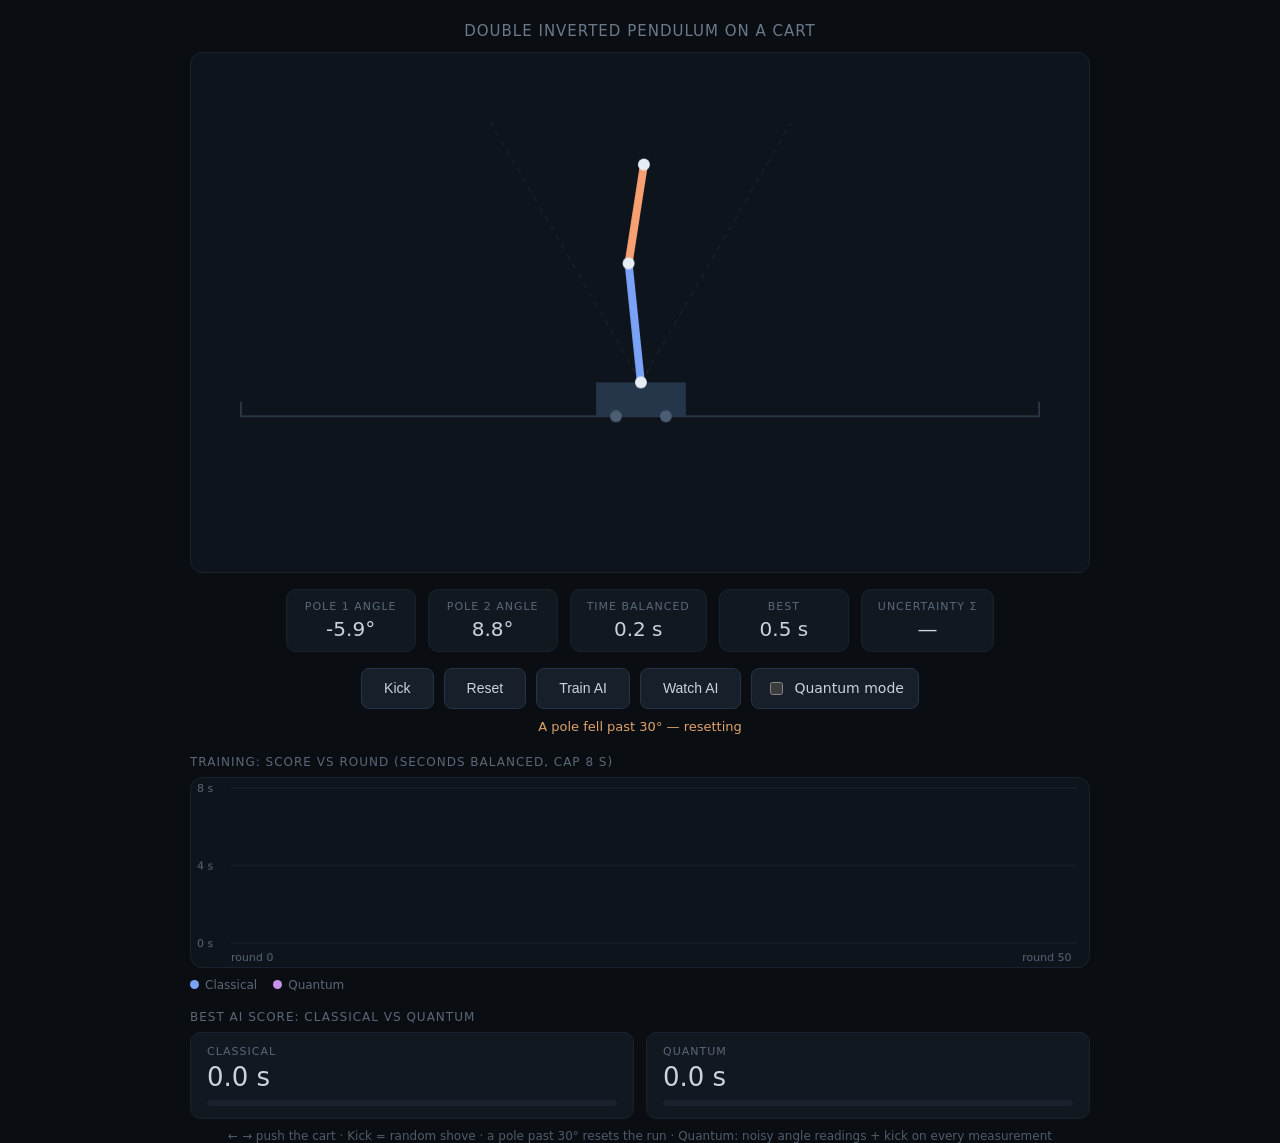
<file: public/assets/aistudio/cartpole_ai__1__014cd9e7.html>
<!DOCTYPE html>
<html lang="en">
<head>
<meta charset="UTF-8" />
<meta name="viewport" content="width=device-width, initial-scale=1.0" />
<title>Double Inverted Pendulum on a Cart</title>
<style>
  :root { color-scheme: dark; }
  * { box-sizing: border-box; }
  body {
    margin: 0; min-height: 100vh;
    display: flex; flex-direction: column; align-items: center;
    background: #0a0d12; color: #c9d3de;
    font-family: system-ui, -apple-system, "Segoe UI", Roboto, sans-serif;
  }
  h1 {
    font-size: 15px; font-weight: 500; letter-spacing: 1px; text-transform: uppercase;
    color: #6b7a8a; margin: 22px 0 12px;
  }
  canvas {
    width: min(900px, 94vw); height: auto;
    background: #0e141b; border: 1px solid #1a232d; border-radius: 12px;
  }
  .readouts { display: flex; flex-wrap: wrap; justify-content: center; gap: 12px; margin: 16px 0; }
  .card {
    background: #111820; border: 1px solid #1a232d; border-radius: 10px;
    padding: 10px 16px; min-width: 130px; text-align: center;
  }
  .label { font-size: 11px; text-transform: uppercase; letter-spacing: 1px; color: #5b6878; }
  .value { font-size: 20px; margin-top: 4px; font-variant-numeric: tabular-nums; }
  .buttons { display: flex; gap: 10px; }
  button {
    background: #161f2a; color: #c9d3de; border: 1px solid #263445;
    padding: 10px 22px; border-radius: 8px; font-size: 14px; cursor: pointer;
  }
  button:hover { background: #1e2a38; }
  button:active { transform: scale(0.98); }
  #status { height: 18px; margin-top: 10px; font-size: 13px; color: #e0a46a; }
  .help { font-size: 12px; color: #4f5c6b; margin-top: 10px; }
  .buttons { flex-wrap: wrap; justify-content: center; }
  button.on { background: #2a3f5c; border-color: #4a6a94; }
  label.toggle { display: flex; align-items: center; gap: 8px; font-size: 14px; padding: 10px 14px;
    border: 1px solid #263445; border-radius: 8px; background: #161f2a; cursor: pointer; }
  .panel { width: min(900px, 94vw); margin-top: 18px; }
  .panel h2 { font-size: 12px; font-weight: 500; letter-spacing: 1px; text-transform: uppercase; color: #5b6878; margin: 0 0 8px; }
  #chart { width: 100%; height: auto; }
  .compare { display: grid; grid-template-columns: 1fr 1fr; gap: 12px; }
  .cmp { background: #111820; border: 1px solid #1a232d; border-radius: 10px; padding: 12px 16px; }
  .cmp .value { font-size: 26px; }
  .bar { height: 6px; background: #1a232d; border-radius: 3px; margin-top: 8px; overflow: hidden; }
  .bar > div { height: 100%; width: 0; transition: width .3s; }
  .legend { font-size: 12px; color: #5b6878; margin-top: 6px; display: flex; gap: 16px; }
  .dot { display: inline-block; width: 9px; height: 9px; border-radius: 50%; margin-right: 6px; }
</style>
</head>
<body>

<h1>Double Inverted Pendulum on a Cart</h1>
<canvas id="view" width="900" height="520"></canvas>

<div class="readouts">
  <div class="card"><div class="label">Pole 1 angle</div><div class="value" id="a1">0.0°</div></div>
  <div class="card"><div class="label">Pole 2 angle</div><div class="value" id="a2">0.0°</div></div>
  <div class="card"><div class="label">Time balanced</div><div class="value" id="score">0.0 s</div></div>
  <div class="card"><div class="label">Best</div><div class="value" id="best">0.0 s</div></div>
  <div class="card"><div class="label">Uncertainty σ</div><div class="value" id="sig">—</div></div>
</div>

<div class="buttons">
  <button id="kickBtn">Kick</button>
  <button id="resetBtn">Reset</button>
  <button id="trainBtn">Train AI</button>
  <button id="watchBtn">Watch AI</button>
  <label class="toggle"><input type="checkbox" id="quantumChk"> Quantum mode</label>
</div>
<div id="status"></div>
<div class="panel">
  <h2>Training: score vs round (seconds balanced, cap 8 s)</h2>
  <canvas id="chart" width="900" height="190"></canvas>
  <div class="legend"><span><i class="dot" style="background:#7aa2f7"></i>Classical</span><span><i class="dot" style="background:#c792ea"></i>Quantum</span><span id="trainInfo"></span></div>
</div>
<div class="panel">
  <h2>Best AI score: Classical vs Quantum</h2>
  <div class="compare">
    <div class="cmp"><div class="label">Classical</div><div class="value" id="bestC">0.0 s</div><div class="bar"><div id="barC" style="background:#7aa2f7"></div></div></div>
    <div class="cmp"><div class="label">Quantum</div><div class="value" id="bestQ">0.0 s</div><div class="bar"><div id="barQ" style="background:#c792ea"></div></div></div>
  </div>
</div>
<div class="help">← → push the cart · Kick = random shove · a pole past 30° resets the run · Quantum: noisy angle readings + kick on every measurement</div>

<script>
// =====================================================================
// 1) PHYSICS SETTINGS (change these to make the system heavier/longer)
// =====================================================================
const G = 9.81;                        // gravity (m/s^2)
const MC = 1.0;                        // cart mass (kg)
const L1 = 0.6, M1 = 0.3;              // pole 1: length (m), mass (kg)
const L2 = 0.5, M2 = 0.2;              // pole 2: length (m), mass (kg)
const A1 = L1 / 2, A2 = L2 / 2;        // pivot -> centre of mass of each pole
const I1 = M1 * L1 * L1 / 12;          // rotational inertia of a thin rod about its centre
const I2 = M2 * L2 * L2 / 12;

// Shortcut groups that appear in the equations (keeps formulas short)
const KA = M1 * A1 + M2 * L1;          // cart <-> pole 1 coupling
const KB = M2 * A2;                    // cart <-> pole 2 coupling
const KC = M2 * L1 * A2;               // pole 1 <-> pole 2 coupling

const DT = 1 / 500;                    // physics time step (s). Smaller = more accurate.
const MAX_ANGLE = 30 * Math.PI / 180;  // reset if a pole passes 30 degrees (radians)
const TRACK_HALF = 2.0;                // cart resets if it runs past +/-2 m
const KEY_FORCE = 20;                  // N, push while an arrow key is held
const KICK_FORCE = 15;                 // N, strength of a kick
const KICK_TIME = 0.15;                // s, how long a kick lasts

const KEYS = ['x', 'th1', 'th2', 'dx', 'dth1', 'dth2'];

// =====================================================================
// 2) EQUATIONS OF MOTION (from the Lagrangian)
//
// Coordinates: q = [x, th1, th2]
//   x   = cart position
//   th  = pole angle measured from straight UP (0 = upright, + = leaning right)
//
// The Lagrangian gives:   M(q) * qdd = Q - bias(q, qd)
//   M(q)  = 3x3 mass matrix (depends on the angles)
//   Q     = generalised force (only the cart gets the push force)
//   bias  = velocity-dependent terms + gravity
// =====================================================================

// Build the 3x3 mass matrix M(q)
function massMatrix(th1, th2) {
  const c1 = Math.cos(th1);
  const c2 = Math.cos(th2);
  const cd = Math.cos(th1 - th2);
  return [
    [MC + M1 + M2, KA * c1,        KB * c2],
    [KA * c1,      M1 * A1 * A1 + I1 + M2 * L1 * L1, KC * cd],
    [KB * c2,      KC * cd,        M2 * A2 * A2 + I2]
  ];
}

// Right-hand side: push force + spinning terms + gravity
function rhsVector(s, force) {
  const s1 = Math.sin(s.th1);
  const s2 = Math.sin(s.th2);
  const sd = Math.sin(s.th1 - s.th2);
  return [
    force + KA * s1 * s.dth1 * s.dth1 + KB * s2 * s.dth2 * s.dth2,   // cart row
    G * KA * s1 - KC * sd * s.dth2 * s.dth2,                         // pole 1 row
    G * KB * s2 + KC * sd * s.dth1 * s.dth1                          // pole 2 row
  ];
}

// Solve the 3x3 system M * x = b using Gaussian elimination
function solve3(M, b) {
  // Make an augmented copy [M | b] so we don't change the originals
  const a = M.map((row, i) => [...row, b[i]]);

  // Forward elimination (turn the matrix into an upper triangle)
  for (let col = 0; col < 3; col++) {
    // Pivot: swap in the row with the biggest value (keeps numbers stable)
    let pivot = col;
    for (let r = col + 1; r < 3; r++) {
      if (Math.abs(a[r][col]) > Math.abs(a[pivot][col])) pivot = r;
    }
    [a[col], a[pivot]] = [a[pivot], a[col]];

    // Remove this variable from the rows below
    for (let r = col + 1; r < 3; r++) {
      const f = a[r][col] / a[col][col];
      for (let k = col; k < 4; k++) a[r][k] -= f * a[col][k];
    }
  }

  // Back substitution (solve from the bottom row up)
  const x = [0, 0, 0];
  for (let r = 2; r >= 0; r--) {
    let sum = a[r][3];
    for (let k = r + 1; k < 3; k++) sum -= a[r][k] * x[k];
    x[r] = sum / a[r][r];
  }
  return x;
}

// "How fast is everything changing?" -> returns the derivatives of the state
function derivative(s, force) {
  const M = massMatrix(s.th1, s.th2);
  const rhs = rhsVector(s, force);
  const acc = solve3(M, rhs);          // [ddx, ddth1, ddth2]
  return {
    x: s.dx, th1: s.dth1, th2: s.dth2,
    dx: acc[0], dth1: acc[1], dth2: acc[2]
  };
}

// Helper: state + derivative * h  (used inside RK4)
function addScaled(s, d, h) {
  const out = {};
  for (const key of KEYS) out[key] = s[key] + d[key] * h;
  return out;
}

// =====================================================================
// 3) THE STEP FUNCTION (physics only, no drawing)
// Takes the current state and a constant force, returns the state one
// time step later. Uses RK4 (Runge-Kutta 4th order) for accuracy.
// An AI controller can call this directly: step(state, force).
// =====================================================================
function step(state, force, dt = DT) {
  const k1 = derivative(state, force);
  const k2 = derivative(addScaled(state, k1, dt / 2), force);
  const k3 = derivative(addScaled(state, k2, dt / 2), force);
  const k4 = derivative(addScaled(state, k3, dt), force);

  const out = {};
  for (const key of KEYS) {
    out[key] = state[key] + (dt / 6) * (k1[key] + 2 * k2[key] + 2 * k3[key] + k4[key]);
  }
  return out;
}

// =====================================================================
// 4) SIMULATION STATE AND CONTROLS
// =====================================================================
function freshState() {
  // Start almost upright, with a tiny random wobble (about +/- 3 degrees)
  return {
    x: 0,
    th1: (Math.random() - 0.5) * 0.1,
    th2: (Math.random() - 0.5) * 0.1,
    dx: 0, dth1: 0, dth2: 0
  };
}

let state = freshState();
let runTime = 0;            // seconds balanced in this run
let bestTime = 0;           // best run so far
let leftHeld = false;
let rightHeld = false;
let kickTimeLeft = 0;      // seconds of kick remaining
let kickPush = 0;          // strength of the current kick (N)
let accumulator = 0;       // leftover time not yet simulated
let lastFrame = performance.now();

const statusEl = document.getElementById('status');

// =====================================================================
// 4b) AI + QUANTUM SETTINGS
// =====================================================================
const CTRL_DT = 0.02;          // AI / measurement period (s)
const CTRL_STEPS = Math.round(CTRL_DT / DT);
const F_MAX = 30;              // N, AI force limit
const TRAIN_SUB = 4;           // physics sub-steps per control tick while training (speed)
const EP_MAX = 8;              // s, training episode length (score cap)
const Q_GROW = 0.135;          // rad^2/s, how fast the cloud spreads between measurements
const Q_SHRINK = 0.5;          // cloud shrinks to this fraction after a measurement
const Q_FLOOR = 0.004;         // rad, smallest cloud spread
const Q_KICK = 0.08;           // rad/s, back-action kick (std dev) on each pole
const Q_START = 0.03;          // rad, starting spread
const N_GHOST = 30;
const CURRICULUM = [0.01, 0.03, 0.05, 0.08, 0.12];  // starting-angle ranges (rad), easy -> hard
const ES_PAIRS = 10, ES_STARTS = 2, ES_ELITE = 5, ES_LR = 0.7;
const ES_SCALE = [1.5, 2.5, 40, 8, 40, 8];          // per-weight exploration size

let quantumOn = false;
let qState = { sigma: Q_START };
const ghostZ = Array.from({ length: N_GHOST }, () => [gauss(), gauss()]);
let aiOn = false;              // true while "Watch AI" is active
let training = false;
let stepCount = 0;
let aiForce = 0;

// Per-mode learned policy + training progress ('c' = classical, 'q' = quantum)
const brain = {
  c: { w: [0, 0, 0, 0, 0, 0], smult: 1, stage: 0, hist: [] },
  q: { w: [0, 0, 0, 0, 0, 0], smult: 1, stage: 0, hist: [] }
};
const bestAI = { c: 0, q: 0 };
const modeKey = () => quantumOn ? 'q' : 'c';

function gauss() {
  let u = 0; while (!u) u = Math.random();
  return Math.sqrt(-2 * Math.log(u)) * Math.cos(2 * Math.PI * Math.random());
}

// Linear policy: force = w . [x, dx, th1, dth1, th2, dth2]
function policy(w, o) {
  let u = 0;
  for (let i = 0; i < 6; i++) u += w[i] * o[i];
  return Math.max(-F_MAX, Math.min(F_MAX, u));
}

// One quantum measurement: the cloud spreads, we read a noisy angle (noise = cloud spread),
// both poles get a random kick (back-action), then the cloud shrinks.
// `grown` = true if the caller already spread the cloud this tick (live sim does it per step).
function quantumMeasure(s, q, grown) {
  if (!grown) q.sigma = Math.sqrt(q.sigma * q.sigma + Q_GROW * CTRL_DT);
  const m1 = s.th1 + gauss() * q.sigma;
  const m2 = s.th2 + gauss() * q.sigma;
  s.dth1 += gauss() * Q_KICK;
  s.dth2 += gauss() * Q_KICK;
  q.sigma = Math.max(Q_FLOOR, q.sigma * Q_SHRINK);
  return [m1, m2];
}

// ---------------------------------------------------------------------
// Training rollouts (no drawing). Returns seconds balanced + shaped fitness.
// ---------------------------------------------------------------------
function startState(range) {
  return { x: 0, th1: (Math.random() * 2 - 1) * range, th2: (Math.random() * 2 - 1) * range, dx: 0, dth1: 0, dth2: 0 };
}

function fell(st) {
  return Math.abs(st.th1) > MAX_ANGLE || Math.abs(st.th2) > MAX_ANGLE || Math.abs(st.x) > TRACK_HALF;
}

function rollout(w, quantum, s0) {
  let s = { ...s0 };
  const q = { sigma: Q_START };
  const dt = CTRL_DT / TRAIN_SUB;              // 5 ms physics step (confirmed to transfer to the 2 ms live step)
  const steps = Math.round(EP_MAX / CTRL_DT);  // same run length as the live cap
  let t = 0, fit = 0;
  for (let n = 0; n < steps; n++) {
    let m1 = s.th1, m2 = s.th2;
    if (quantum) [m1, m2] = quantumMeasure(s, q, false);
    const force = policy(w, [s.x, s.dx, m1, s.dth1, m2, s.dth2]);
    let next = s;
    for (let i = 0; i < TRAIN_SUB; i++) next = step(next, force, dt);
    if (fell(next)) break;
    s = next;
    t += CTRL_DT;
    fit += 1 + Math.max(0, 1 - (Math.abs(s.th1) + Math.abs(s.th2)) / (2 * MAX_ANGLE));
  }
  return { t, fit };
}

// ---------------------------------------------------------------------
// Evolution strategy: one training round.
// Try many random tweaks (mirrored +/-), keep the best few, average them
// into the current weights.
// ---------------------------------------------------------------------
function* trainRoundGen(key, quantum) {
  const B = brain[key];
  const range = CURRICULUM[B.stage];
  const starts = Array.from({ length: ES_STARTS }, () => startState(range));
  const cands = [];
  for (let p = 0; p < ES_PAIRS; p++) {
    const d = ES_SCALE.map(sc => gauss() * sc * B.smult);
    for (const sign of [1, -1]) {
      const w = B.w.map((m, i) => m + sign * d[i]);
      let f = 0;
      for (const s0 of starts) { f += rollout(w, quantum, s0).fit; yield; }
      cands.push({ w, f });
    }
  }
  cands.sort((x, y) => y.f - x.f);
  const elite = cands.slice(0, ES_ELITE);
  const avg = B.w.map((_, i) => elite.reduce((acc, c) => acc + c.w[i], 0) / ES_ELITE);
  B.w = B.w.map((m, i) => m + ES_LR * (avg[i] - m));
  B.smult = Math.max(0.15, B.smult * 0.98);

  // Evaluate the new weights on the current difficulty (same run length as Watch AI)
  let sum = 0, best = 0;
  const N = 3;
  for (let i = 0; i < N; i++) {
    const t = rollout(B.w, quantum, startState(range)).t;
    sum += t; best = Math.max(best, t);
    yield;
  }
  const score = sum / N;
  B.hist.push({ s: score, stage: B.stage });
  bestAI[key] = Math.max(bestAI[key], best);   // best single run, same definition as Watch AI

  // Make it harder once it's reliably good
  if (score >= 0.9 * EP_MAX && B.stage < CURRICULUM.length - 1) {
    B.stage++;
    B.smult = Math.max(B.smult, 0.5);
  }
  return score;
}

const TRAIN_SLICE_MS = 12;   // max time per slice before handing control back to the browser
let trainToken = 0;          // bumped on every Start/Stop, so old loops quietly die
let trainGen = null, trainKey = null, trainQuantum = false;

function reportRound(key, score) {
  const B = brain[key];
  document.getElementById('trainInfo').textContent =
    `${key === 'q' ? 'Quantum' : 'Classical'} · round ${B.hist.length} · level ${B.stage + 1}/${CURRICULUM.length} (±${(CURRICULUM[B.stage] * 180 / Math.PI).toFixed(1)}°) · score ${score.toFixed(1)} s`;
  drawChart();
  updateCompare();
}

function trainLoop(token) {
  if (!training || token !== trainToken) return;
  const t0 = performance.now();
  while (performance.now() - t0 < TRAIN_SLICE_MS) {
    if (!trainGen) {
      trainKey = modeKey();
      trainQuantum = quantumOn;
      trainGen = trainRoundGen(trainKey, trainQuantum);
    }
    const r = trainGen.next();
    if (r.done) { trainGen = null; reportRound(trainKey, r.value); }
  }
  setTimeout(() => trainLoop(token), 0);
}

function setTraining(on) {
  training = on;
  trainToken++;
  trainGen = null;             // discard any half-finished round
  const btn = document.getElementById('trainBtn');
  btn.textContent = on ? 'Stop training' : 'Train AI';
  btn.classList.toggle('on', on);
  if (on) {
    // Quantum mode warm start: copy classical weights if quantum is still untrained
    const q = brain.q;
    if (quantumOn && q.hist.length === 0 && brain.c.hist.length > 0) q.w = brain.c.w.slice();
    statusEl.textContent = 'Training…';
    const token = trainToken;
    setTimeout(() => trainLoop(token), 20);
  } else {
    statusEl.textContent = '';
  }
}

function setWatch(on) {
  if (on && !brain[modeKey()].hist.length) {
    statusEl.textContent = 'Train the AI first (current mode has no trained policy)';
    setTimeout(() => { statusEl.textContent = ''; }, 2500);
    return;
  }
  aiOn = on;
  const btn = document.getElementById('watchBtn');
  btn.textContent = on ? 'Manual control' : 'Watch AI';
  btn.classList.toggle('on', on);
  resetRun();
}

function setQuantum(on) {
  quantumOn = on;
  qState.sigma = Q_START;
  if (aiOn && !brain[modeKey()].hist.length) {
    setWatch(false);
    statusEl.textContent = 'This mode has no trained policy yet';
    setTimeout(() => { if (!training) statusEl.textContent = ''; }, 2500);
  }
  resetRun();
}

// Total manual force on the cart this physics step
function currentForce() {
  let F = 0;
  if (leftHeld)  F -= KEY_FORCE;
  if (rightHeld) F += KEY_FORCE;
  if (kickTimeLeft > 0) F += kickPush;
  return F;
}

// Start a new run
function resetRun(reason) {
  if (aiOn) bestAI[modeKey()] = Math.max(bestAI[modeKey()], runTime);
  bestTime = Math.max(bestTime, runTime);
  state = freshState();
  runTime = 0;
  accumulator = 0;
  kickTimeLeft = 0;
  stepCount = 0;
  aiForce = 0;
  qState.sigma = Q_START;
  updateCompare();
  if (reason) {
    statusEl.textContent = reason;
    setTimeout(() => { if (!training) statusEl.textContent = ''; }, 1800);
  }
}

// Random shove to the left or right
function kick() {
  const direction = Math.random() < 0.5 ? -1 : 1;
  kickPush = direction * KICK_FORCE * (0.5 + 0.5 * Math.random());
  kickTimeLeft = KICK_TIME;
}

// Run as many small physics steps as the elapsed real time needs
function advance(seconds) {
  accumulator += seconds;
  while (accumulator >= DT) {
    // Control / measurement tick (every CTRL_DT)
    if ((aiOn || quantumOn) && stepCount % CTRL_STEPS === 0) {
      let m1 = state.th1, m2 = state.th2;
      if (quantumOn) [m1, m2] = quantumMeasure(state, qState, true);
      if (aiOn) aiForce = policy(brain[modeKey()].w, [state.x, state.dx, m1, state.dth1, m2, state.dth2]);
    }
    stepCount++;

    state = step(state, (aiOn ? aiForce : 0) + currentForce());
    if (quantumOn) qState.sigma = Math.sqrt(qState.sigma * qState.sigma + Q_GROW * DT); // cloud spreads between measurements
    runTime += DT;
    kickTimeLeft -= DT;
    accumulator -= DT;
    if (aiOn && runTime >= EP_MAX - 1e-9) {
      resetRun('Reached the ' + EP_MAX + ' s cap, new run');
      return;
    }

    if (Math.abs(state.th1) > MAX_ANGLE || Math.abs(state.th2) > MAX_ANGLE) {
      resetRun('A pole fell past 30° — resetting');
      return;
    }
    if (Math.abs(state.x) > TRACK_HALF) {
      resetRun('The cart hit the end of the track — resetting');
      return;
    }
  }
  if (aiOn) bestAI[modeKey()] = Math.max(bestAI[modeKey()], runTime);
}

// =====================================================================
// 5) DRAWING
// =====================================================================
const canvas = document.getElementById('view');
const ctx = canvas.getContext('2d');
const PX = 200;          // pixels per metre
const PIVOT_Y = 330;     // screen y of the cart's top (where pole 1 attaches)
const CART_W = 90;
const CART_H = 34;

function toScreenX(x) { return canvas.width / 2 + x * PX; }

function drawLine(x1, y1, x2, y2, color, width) {
  ctx.strokeStyle = color;
  ctx.lineWidth = width;
  ctx.lineCap = 'round';
  ctx.beginPath();
  ctx.moveTo(x1, y1);
  ctx.lineTo(x2, y2);
  ctx.stroke();
}

function drawJoint(x, y) {
  ctx.fillStyle = '#e6edf5';
  ctx.beginPath();
  ctx.arc(x, y, 6, 0, Math.PI * 2);
  ctx.fill();
}

function draw() {
  ctx.clearRect(0, 0, canvas.width, canvas.height);
  const groundY = PIVOT_Y + CART_H;
  const pivotX = toScreenX(state.x);

  // Track and end walls
  drawLine(toScreenX(-TRACK_HALF), groundY, toScreenX(TRACK_HALF), groundY, '#2a3644', 2);
  drawLine(toScreenX(-TRACK_HALF), groundY - 14, toScreenX(-TRACK_HALF), groundY, '#2a3644', 2);
  drawLine(toScreenX(TRACK_HALF), groundY - 14, toScreenX(TRACK_HALF), groundY, '#2a3644', 2);

  // Dashed 30-degree guide lines from the pivot
  ctx.setLineDash([5, 6]);
  const guideLen = 300;
  drawLine(pivotX, PIVOT_Y, pivotX - guideLen * Math.sin(MAX_ANGLE), PIVOT_Y - guideLen * Math.cos(MAX_ANGLE), '#1f2a36', 1);
  drawLine(pivotX, PIVOT_Y, pivotX + guideLen * Math.sin(MAX_ANGLE), PIVOT_Y - guideLen * Math.cos(MAX_ANGLE), '#1f2a36', 1);
  ctx.setLineDash([]);

  // Cart body and wheels
  ctx.fillStyle = '#26364a';
  ctx.fillRect(pivotX - CART_W / 2, PIVOT_Y, CART_W, CART_H);
  ctx.fillStyle = '#4a5d73';
  ctx.beginPath(); ctx.arc(pivotX - 25, groundY, 6, 0, Math.PI * 2); ctx.fill();
  ctx.beginPath(); ctx.arc(pivotX + 25, groundY, 6, 0, Math.PI * 2); ctx.fill();

  // Pole 1: from the cart's pivot up to joint 1
  const j1x = pivotX + L1 * PX * Math.sin(state.th1);
  const j1y = PIVOT_Y - L1 * PX * Math.cos(state.th1);

  // Pole 2: from joint 1 (top of pole 1) up to the tip
  const j2x = j1x + L2 * PX * Math.sin(state.th2);
  const j2y = j1y - L2 * PX * Math.cos(state.th2);

  // Quantum cloud: faint ghost copies of both poles spread around the real angles
  if (quantumOn) {
    ctx.globalAlpha = 0.07;
    for (const [z1, z2] of ghostZ) {
      const g1 = state.th1 + z1 * qState.sigma, g2 = state.th2 + z2 * qState.sigma;
      const gx = pivotX + L1 * PX * Math.sin(g1), gy = PIVOT_Y - L1 * PX * Math.cos(g1);
      drawLine(pivotX, PIVOT_Y, gx, gy, '#7aa2f7', 7);
      drawLine(gx, gy, gx + L2 * PX * Math.sin(g2), gy - L2 * PX * Math.cos(g2), '#f7a072', 7);
    }
    ctx.globalAlpha = 1;
  }

  drawLine(pivotX, PIVOT_Y, j1x, j1y, '#7aa2f7', 8);
  drawLine(j1x, j1y, j2x, j2y, '#f7a072', 8);
  drawJoint(pivotX, PIVOT_Y);
  drawJoint(j1x, j1y);
  drawJoint(j2x, j2y);
}

// =====================================================================
// 6) READOUTS, INPUT, AND THE ANIMATION LOOP
// =====================================================================
function updateReadouts() {
  const toDeg = r => (r * 180 / Math.PI).toFixed(1) + '°';
  document.getElementById('a1').textContent = toDeg(state.th1);
  document.getElementById('a2').textContent = toDeg(state.th2);
  document.getElementById('score').textContent = runTime.toFixed(1) + ' s';
  document.getElementById('best').textContent = Math.max(bestTime, runTime).toFixed(1) + ' s';
  document.getElementById('sig').textContent = quantumOn ? (qState.sigma * 180 / Math.PI).toFixed(2) + '°' : '—';
}

// ---- Training chart (score vs round, one line per mode)
const chart = document.getElementById('chart');
const cctx = chart.getContext('2d');
function drawChart() {
  const W = chart.width, H = chart.height, pl = 40, pr = 12, pt = 10, pb = 24;
  cctx.clearRect(0, 0, W, H);
  cctx.font = '11px system-ui'; cctx.fillStyle = '#5b6878'; cctx.strokeStyle = '#1a232d'; cctx.lineWidth = 1;
  for (const v of [0, 4, 8]) {
    const y = H - pb - (v / EP_MAX) * (H - pt - pb);
    cctx.beginPath(); cctx.moveTo(pl, y); cctx.lineTo(W - pr, y); cctx.stroke();
    cctx.fillText(v + ' s', 6, y + 4);
  }
  const n = Math.max(50, brain.c.hist.length, brain.q.hist.length);
  cctx.fillText('round 0', pl, H - 6);
  cctx.fillText('round ' + n, W - pr - 55, H - 6);
  for (const [k, color] of [['c', '#7aa2f7'], ['q', '#c792ea']]) {
    const h = brain[k].hist;
    if (!h.length) continue;
    cctx.strokeStyle = color; cctx.lineWidth = 2; cctx.beginPath();
    h.forEach((p, i) => {
      const x = pl + (i / n) * (W - pl - pr);
      const y = H - pb - (Math.min(p.s, EP_MAX) / EP_MAX) * (H - pt - pb);
      i ? cctx.lineTo(x, y) : cctx.moveTo(x, y);
    });
    cctx.stroke();
  }
}

function updateCompare() {
  document.getElementById('bestC').textContent = bestAI.c.toFixed(1) + ' s';
  document.getElementById('bestQ').textContent = bestAI.q.toFixed(1) + ' s';
  const m = Math.max(bestAI.c, bestAI.q, EP_MAX);
  document.getElementById('barC').style.width = (100 * bestAI.c / m) + '%';
  document.getElementById('barQ').style.width = (100 * bestAI.q / m) + '%';
}

// Arrow keys: hold to push
window.addEventListener('keydown', e => {
  if (e.key === 'ArrowLeft')  { leftHeld = true;  e.preventDefault(); }
  if (e.key === 'ArrowRight') { rightHeld = true; e.preventDefault(); }
});
window.addEventListener('keyup', e => {
  if (e.key === 'ArrowLeft')  leftHeld = false;
  if (e.key === 'ArrowRight') rightHeld = false;
});

document.getElementById('kickBtn').addEventListener('click', kick);
document.getElementById('resetBtn').addEventListener('click', () => resetRun());
document.getElementById('trainBtn').addEventListener('click', () => setTraining(!training));
document.getElementById('watchBtn').addEventListener('click', () => setWatch(!aiOn));
document.getElementById('quantumChk').addEventListener('change', e => setQuantum(e.target.checked));
drawChart();
updateCompare();

function frame(now) {
  // Real time since last frame, capped so a paused tab doesn't cause a huge jump
  const seconds = Math.min((now - lastFrame) / 1000, 0.05);
  lastFrame = now;

  advance(seconds);
  draw();
  updateReadouts();
  requestAnimationFrame(frame);
}

requestAnimationFrame(frame);
</script>
</body>
</html>
</file>
